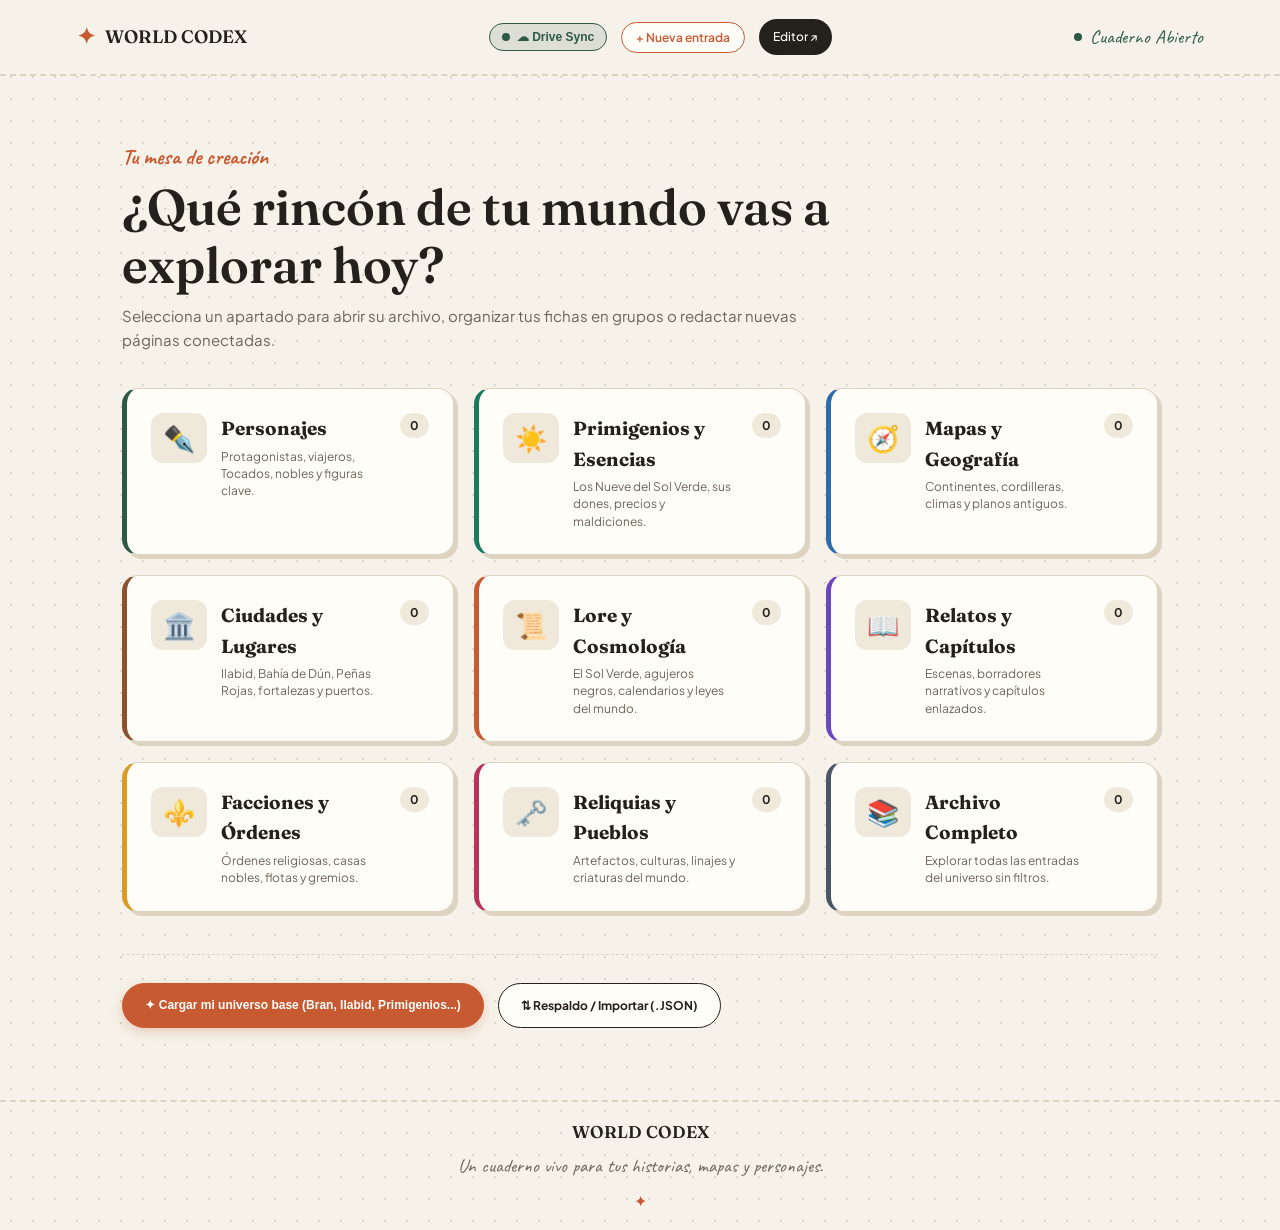
<file: index.html>
<!DOCTYPE html>
<html lang="es">
<head>
    <meta charset="UTF-8">
    <meta name="viewport" content="width=device-width, initial-scale=1.0">
    <title>World Codex | Cuaderno de Mundos e Historias</title>
    <link rel="stylesheet" href="style.css">
</head>
<body>

    <div class="app-container">

        <header class="navbar">
            <a href="index.html" class="brand">
                <span class="brand-icon">✦</span>
                <span>WORLD CODEX</span>
            </a>

            <nav class="nav-links">
                <div id="cloud-sync-widget" class="cloud-sync-widget"></div>
                <button type="button" id="global-new-entry-btn" class="nav-new-btn">+ Nueva entrada</button>
                <a href="admin.html" class="nav-admin-link">Editor ↗</a>
            </nav>

            <div class="career-status">
                <span class="status-dot"></span>
                Cuaderno Abierto
            </div>
        </header>

        <main>
            <section class="portal-section portal-standalone">
                <div class="portal-header">
                    <span class="section-overline">Tu mesa de creación</span>
                    <h1>¿Qué rincón de tu mundo vas a explorar hoy?</h1>
                    <p>Selecciona un apartado para abrir su archivo, organizar tus fichas en grupos o redactar nuevas páginas conectadas.</p>
                </div>

                <div class="portal-grid">
                    <a href="section.html?type=PERSONAJE" class="portal-card">
                        <span class="portal-icon">✒️</span>
                        <div class="portal-card-text">
                            <h3>Personajes</h3>
                            <p>Protagonistas, viajeros, Tocados, nobles y figuras clave.</p>
                        </div>
                        <span class="portal-count" id="count-PERSONAJE">0</span>
                    </a>

                    <a href="section.html?type=PRIMIGENIO" class="portal-card portal-card-cosmic">
                        <span class="portal-icon">☀️</span>
                        <div class="portal-card-text">
                            <h3>Primigenios y Esencias</h3>
                            <p>Los Nueve del Sol Verde, sus dones, precios y maldiciones.</p>
                        </div>
                        <span class="portal-count" id="count-PRIMIGENIO">0</span>
                    </a>

                    <a href="section.html?type=MAPA" class="portal-card">
                        <span class="portal-icon">🧭</span>
                        <div class="portal-card-text">
                            <h3>Mapas y Geografía</h3>
                            <p>Continentes, cordilleras, climas y planos antiguos.</p>
                        </div>
                        <span class="portal-count" id="count-MAPA">0</span>
                    </a>

                    <a href="section.html?type=CIUDAD" class="portal-card">
                        <span class="portal-icon">🏛️</span>
                        <div class="portal-card-text">
                            <h3>Ciudades y Lugares</h3>
                            <p>Ilabid, Bahía de Dún, Peñas Rojas, fortalezas y puertos.</p>
                        </div>
                        <span class="portal-count" id="count-CIUDAD">0</span>
                    </a>

                    <a href="section.html?type=LORE" class="portal-card">
                        <span class="portal-icon">📜</span>
                        <div class="portal-card-text">
                            <h3>Lore y Cosmología</h3>
                            <p>El Sol Verde, agujeros negros, calendarios y leyes del mundo.</p>
                        </div>
                        <span class="portal-count" id="count-LORE">0</span>
                    </a>

                    <a href="section.html?type=RELATO" class="portal-card">
                        <span class="portal-icon">📖</span>
                        <div class="portal-card-text">
                            <h3>Relatos y Capítulos</h3>
                            <p>Escenas, borradores narrativos y capítulos enlazados.</p>
                        </div>
                        <span class="portal-count" id="count-RELATO">0</span>
                    </a>

                    <a href="section.html?type=FACCION" class="portal-card">
                        <span class="portal-icon">⚜️</span>
                        <div class="portal-card-text">
                            <h3>Facciones y Órdenes</h3>
                            <p>Órdenes religiosas, casas nobles, flotas y gremios.</p>
                        </div>
                        <span class="portal-count" id="count-FACCION">0</span>
                    </a>

                    <a href="section.html?type=RELIQUIA" class="portal-card">
                        <span class="portal-icon">🗝️</span>
                        <div class="portal-card-text">
                            <h3>Reliquias y Pueblos</h3>
                            <p>Artefactos, culturas, linajes y criaturas del mundo.</p>
                        </div>
                        <span class="portal-count" id="count-RELIQUIA">0</span>
                    </a>

                    <a href="section.html?type=ALL" class="portal-card">
                        <span class="portal-icon">📚</span>
                        <div class="portal-card-text">
                            <h3>Archivo Completo</h3>
                            <p>Explorar todas las entradas del universo sin filtros.</p>
                        </div>
                        <span class="portal-count" id="count-ALL">0</span>
                    </a>
                </div>

                <!-- ACCIONES RÁPIDAS DEL PORTAL -->
                <div class="portal-footer-actions">
                    <button type="button" id="portal-demo-btn" class="primary-button">✦ Cargar mi universo base (Bran, Ilabid, Primigenios...)</button>
                    <a href="admin.html?tab=backup" class="secondary-button">⇅ Respaldo / Importar (.JSON)</a>
                </div>
            </section>
        </main>

        <div id="save-message" class="save-message" role="status" aria-live="polite"></div>

        <footer class="footer">
            <div class="footer-brand">WORLD CODEX</div>
            <p>Un cuaderno vivo para tus historias, mapas y personajes.</p>
            <span class="footer-symbol">✦</span>
        </footer>

    </div>

    <script src="apps-script-config.js"></script>
    <script src="script.js"></script>
</body>
</html>
</file>
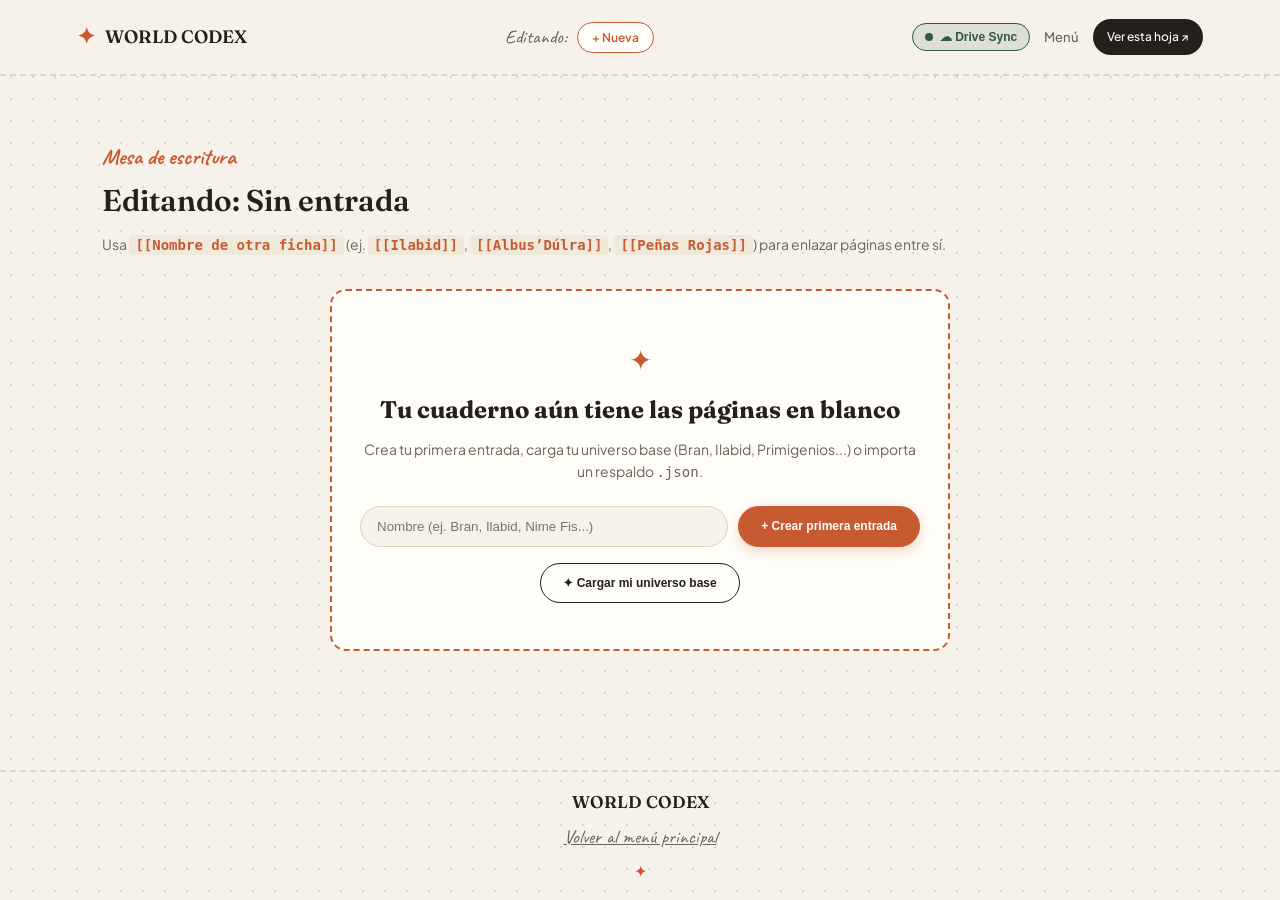
<file: admin.html>
<!DOCTYPE html>
<html lang="es">
<head>
    <meta charset="UTF-8">
    <meta name="viewport" content="width=device-width, initial-scale=1.0">
    <title>Editor de Cuaderno | World Codex</title>
    <link rel="stylesheet" href="style.css">
</head>
<body>

    <div class="app-container">

        <header class="navbar">
            <a href="index.html" class="brand">
                <span class="brand-icon">✦</span>
                <span>WORLD CODEX</span>
            </a>

            <div class="admin-player-switcher">
                <span class="switcher-label">Editando:</span>
                <select id="admin-entry-select" class="admin-header-select" aria-label="Seleccionar entrada"></select>
                <button type="button" id="admin-new-entry-btn" class="nav-new-btn">+ Nueva</button>
                <button type="button" id="admin-delete-all-btn" class="danger-button-sm">Borrar todo</button>
            </div>

            <nav class="nav-links">
                <div id="cloud-sync-widget" class="cloud-sync-widget"></div>
                <a href="index.html">Menú</a>
                <a href="entry.html" id="admin-view-sheet-link" class="nav-admin-link">Ver esta hoja ↗</a>
            </nav>
        </header>

        <main>
            <section class="admin-section">
                <div class="section-heading">
                    <span class="section-overline">Mesa de escritura</span>
                    <h2>Editando: <span id="admin-active-name">Sin entrada</span></h2>
                    <p>Usa <code>[[Nombre de otra ficha]]</code> (ej. <code>[[Ilabid]]</code>, <code>[[Albus’Dúlra]]</code>, <code>[[Peñas Rojas]]</code>) para enlazar páginas entre sí.</p>
                </div>

                <!-- ESTADO VACÍO -->
                <div id="admin-empty-state" class="empty-roster-menu" style="display: none;">
                    <span class="empty-icon">✦</span>
                    <h3>Tu cuaderno aún tiene las páginas en blanco</h3>
                    <p>Crea tu primera entrada, carga tu universo base (Bran, Ilabid, Primigenios...) o importa un respaldo <code>.json</code>.</p>
                    <form id="quick-create-form" class="quick-create-form">
                        <input type="text" id="quick-entry-name" placeholder="Nombre (ej. Bran, Ilabid, Nime Fis...)" required>
                        <button type="submit" class="primary-button">+ Crear primera entrada</button>
                    </form>
                    <div style="margin-top: 16px;">
                        <button type="button" id="admin-load-demo-btn" class="secondary-button">✦ Cargar mi universo base</button>
                    </div>
                </div>

                <!-- CONTENEDOR DE PESTAÑAS -->
                <div id="admin-forms-wrapper">

                    <div class="admin-tabs" role="tablist">
                        <button type="button" class="admin-tab-btn active" data-tab="tab-identity">1. Identidad, Esencia y Crónica</button>
                        <button type="button" class="admin-tab-btn" data-tab="tab-gallery">2. Mapas y Referencias</button>
                        <button type="button" class="admin-tab-btn" data-tab="tab-timeline">3. Cronología (Calendario)</button>
                        <button type="button" class="admin-tab-btn" data-tab="tab-honors">4. Títulos y Posesiones</button>
                        <button type="button" class="admin-tab-btn" data-tab="tab-backup">5. Respaldo (.JSON)</button>
                    </div>

                    <!-- PESTAÑA 1: IDENTIDAD, ESENCIA Y CRÓNICA -->
                    <div id="tab-identity" class="admin-tab-panel active">
                        <div class="admin-card">
                            <h3>Identidad, grupo, canon y conexiones</h3>
                            <form id="identity-form">
                                <div class="form-grid">
                                    <label>
                                        Sección / Categoría
                                        <select id="edit-type">
                                            <option value="PERSONAJE">Personaje</option>
                                            <option value="PRIMIGENIO">Primigenio / Esencia</option>
                                            <option value="MAPA">Mapa / Geografía</option>
                                            <option value="CIUDAD">Ciudad / Lugar</option>
                                            <option value="LORE">Lore / Cosmología</option>
                                            <option value="RELATO">Relato / Capítulo</option>
                                            <option value="FACCION">Facción / Orden</option>
                                            <option value="RELIQUIA">Reliquia / Pueblo</option>
                                        </select>
                                    </label>
                                    <label>
                                        Grupo / Carpeta dentro de la sección
                                        <input type="text" id="edit-group" list="existing-groups-datalist" placeholder="Ej. Protagonistas, Los Nueve, Continente Austral...">
                                        <datalist id="existing-groups-datalist"></datalist>
                                    </label>
                                    <label>
                                        Estado de Canon
                                        <select id="edit-canon">
                                            <option value="Canon Definitivo">✦ Canon Definitivo</option>
                                            <option value="Borrador / Explorando">✎ Borrador / Explorando</option>
                                            <option value="Mito / Versión Antigua">📜 Mito / Versión Antigua</option>
                                        </select>
                                    </label>
                                    <label>
                                        Nombre completo
                                        <input type="text" id="edit-name" required>
                                    </label>
                                    <label>
                                        Epíteto, título o lema
                                        <input type="text" id="edit-epithet" placeholder="Ej. El Sol Verde · Esencia de Vida y Naturaleza">
                                    </label>
                                    <label>
                                        Estado actual
                                        <input type="text" id="edit-status" placeholder="Ej. Vivo / Aprisionado en el Sol / Activa">
                                    </label>
                                    <label>
                                        Origen / Ubicación (usa [[Lugar]] para enlazar)
                                        <input type="text" id="edit-origin" placeholder="Ej. [[Peñas Rojas]] / [[Bahía de Dún]]">
                                    </label>
                                    <label>
                                        Rol / Arquetipo / Clasificación
                                        <input type="text" id="edit-role" placeholder="Ej. Carpintero naval / Teocracia">
                                    </label>
                                    <label>
                                        Facción / Lealtad (usa [[Facción]] para enlazar)
                                        <input type="text" id="edit-faction" placeholder="Ej. [[Ilabid]]">
                                    </label>
                                    <label>
                                        Esencia / Tocado por (usa [[Primigenio]])
                                        <input type="text" id="edit-essence" placeholder="Ej. [[Albus’Dúlra]], [[Nime Fis]] o Ninguna">
                                    </label>
                                    <label>
                                        Sello corto / Año / Código
                                        <input type="text" id="edit-era-code" maxlength="14" placeholder="Ej. IV Era / 1367">
                                    </label>
                                    <label>
                                        URL de imagen principal / mapa / retrato
                                        <input type="url" id="edit-portrait" placeholder="https://...">
                                    </label>
                                    <label>
                                        URL de emblema / símbolo (opcional)
                                        <input type="url" id="edit-emblem" placeholder="https://...">
                                    </label>
                                </div>

                                <div class="form-grid-single">
                                    <label>
                                        Descripción general / Don o atmósfera (puedes usar [[Enlaces]])
                                        <textarea id="edit-summary" rows="3" placeholder="Redacta su presencia, aspecto o el don que otorga esta Esencia..."></textarea>
                                    </label>
                                    <label>
                                        Historia, biografía, texto del relato o leyenda
                                        <textarea id="edit-history" rows="6" placeholder="Redacta su pasado, origen o el capítulo completo..."></textarea>
                                    </label>
                                    <label>
                                        Notas al margen / Precio de la magia / Dilemas filosóficos
                                        <textarea id="edit-notes" rows="3" placeholder="Ej. Pertenecer vs. perderse; estigma en Ilabid; preguntas abiertas..."></textarea>
                                    </label>
                                </div>

                                <button type="submit" class="admin-button">Guardar hoja</button>
                            </form>
                        </div>

                        <div class="admin-card">
                            <div style="display:flex; justify-content:space-between; align-items:center; flex-wrap:wrap; gap:12px; margin-bottom:14px;">
                                <h3 style="margin:0;">Atributos numéricos (Opcional)</h3>
                                <label style="display:flex; align-items:center; gap:8px; font-size:13px; font-weight:600; cursor:pointer;">
                                    <input type="checkbox" id="edit-show-attributes" style="width:auto;">
                                    Mostrar barras de atributos (0–100) en esta hoja
                                </label>
                            </div>
                            <p class="form-description">Actívalo para personajes, facciones o ciudades donde quieras medir capacidades; déjalo desactivado para relatos o mapas.</p>
                            <form id="attributes-form">
                                <div class="form-grid">
                                    <label>Nombre Atributo 1 <input type="text" id="attr-1-name" value="PODER / DEFENSA" required></label>
                                    <label>Valor Atributo 1 (0-100) <input type="number" id="attr-1-input" min="0" max="100" required></label>
                                    <label>Nombre Atributo 2 <input type="text" id="attr-2-name" value="INFLUENCIA POLÍTICA" required></label>
                                    <label>Valor Atributo 2 (0-100) <input type="number" id="attr-2-input" min="0" max="100" required></label>
                                    <label>Nombre Atributo 3 <input type="text" id="attr-3-name" value="SABER / ESTRATEGIA" required></label>
                                    <label>Valor Atributo 3 (0-100) <input type="number" id="attr-3-input" min="0" max="100" required></label>
                                    <label>Nombre Atributo 4 <input type="text" id="attr-4-name" value="AFINIDAD CÓSMICA" required></label>
                                    <label>Valor Atributo 4 (0-100) <input type="number" id="attr-4-input" min="0" max="100" required></label>
                                </div>
                                <button type="submit" class="admin-button">Guardar atributos</button>
                            </form>
                        </div>
                    </div>

                    <!-- PESTAÑA 2: GALERÍA DE MAPAS Y REFERENCIAS -->
                    <div id="tab-gallery" class="admin-tab-panel">
                        <div class="admin-card">
                            <h3>Pegar mapa o imagen de referencia al tablero</h3>
                            <p class="form-description">Ideal para subir tus mapas dibujados a mano (Continente Austral, Oriental, Occidental, Mapa antiguo) o bocetos.</p>
                            <form id="gallery-form">
                                <div class="form-grid">
                                    <label>Título de la referencia <input type="text" id="ref-title" placeholder="Ej. Continente Austral / Mapa antiguo" required></label>
                                    <label>
                                        Categoría visual
                                        <select id="ref-category">
                                            <option value="Mapa / Cartografía">Mapa / Cartografía</option>
                                            <option value="Retrato / Apariencia">Retrato / Apariencia</option>
                                            <option value="Arquitectura / Entorno">Arquitectura / Entorno</option>
                                            <option value="Cosmología / Sol Verde">Cosmología / Sol Verde</option>
                                            <option value="Vestimenta / Equipo">Vestimenta / Equipo</option>
                                        </select>
                                    </label>
                                    <label>Enlace URL (opcional si subes archivo) <input type="url" id="ref-url" placeholder="https://..."></label>
                                    <label>O subir archivo desde tu PC / Teléfono <input type="file" id="ref-file" accept="image/*"></label>
                                </div>
                                <div class="form-grid-single">
                                    <label>Nota o pie de foto <input type="text" id="ref-caption" placeholder="Detalles topográficos, climas o notas..."></label>
                                </div>
                                <button type="submit" class="admin-button">Añadir al tablero</button>
                            </form>

                            <div class="admin-managed-list-wrapper">
                                <h4>Referencias guardadas (<span id="admin-gallery-count">0</span>)</h4>
                                <div id="admin-gallery-list" class="admin-gallery-preview-grid"></div>
                            </div>
                        </div>
                    </div>

                    <!-- PESTAÑA 3: CRONOLOGÍA CON CALENDARIO DEL MUNDO -->
                    <div id="tab-timeline" class="admin-tab-panel">
                        <div class="admin-card">
                            <h3>Añadir suceso con el Calendario de 20 Meses</h3>

                            <!-- CONSTRUCTOR DE FECHA DEL MUNDO -->
                            <div class="calendar-builder-box">
                                <span class="lore-tag">CONSTRUCTOR DE FECHA DEL MUNDO (360 DÍAS · 2 CICLOS DE 9 DÍAS)</span>
                                <div class="calendar-builder-grid">
                                    <select id="cal-day" aria-label="Día del ciclo">
                                        <option value="Comrád">1. Comrád (Lealtad y Unión)</option>
                                        <option value="Aislings">2. Aislings (Silencio y Sueños)</option>
                                        <option value="Bheatha" selected>3. Bheatha (Naturaleza y Vida)</option>
                                        <option value="Comarbae">4. Comarbae (Justicia y Fuerza)</option>
                                        <option value="Cathair">5. Cathair (Fortaleza y Pasión)</option>
                                        <option value="Suaimneas">6. Suaimneas (Serenidad y Amor)</option>
                                        <option value="Ocras">7. Ocras (Lucha y Valía)</option>
                                        <option value="Grian">8. Grian (Luz y Conocimiento)</option>
                                        <option value="Uisce">9. Uisce (Abismo y Oscuridad)</option>
                                    </select>

                                    <select id="cal-cycle" aria-label="Ciclo">
                                        <option value="I Ciclo">I Ciclo (Días 1-9)</option>
                                        <option value="II Ciclo">II Ciclo (Días 10-18)</option>
                                    </select>

                                    <select id="cal-month" aria-label="Mes">
                                        <option value="Dílse">1. Dílse (Lealtad)</option>
                                        <option value="Tathlum">2. Tathlum (Silencio)</option>
                                        <option value="Dúthaig">3. Dúthaig (Naturaleza)</option>
                                        <option value="Coire">4. Coire (Justicia)</option>
                                        <option value="Dún">5. Dún (Fortaleza)</option>
                                        <option value="Réidh">6. Réidh (Serenidad)</option>
                                        <option value="Troith">7. Troith (Lucha)</option>
                                        <option value="Solus">8. Solus (Luz)</option>
                                        <option value="Biorán" selected>9. Biorán (Abismo)</option>
                                        <option value="Comhlanm">10. Comhlanm (Unión)</option>
                                        <option value="Brionglóid">11. Brionglóid (Sueños)</option>
                                        <option value="Mealladh">12. Mealladh (Fascinación)</option>
                                        <option value="Neart’Cóir">13. Neart’Cóir (Fuerza Equitativa)</option>
                                        <option value="Grá’teann">14. Grá’teann (Pasión Ardiente)</option>
                                        <option value="Grá’Gansrianta">15. Grá’Gansrianta (Amor Incondicional)</option>
                                        <option value="Luach’Féin">16. Luach’Féin (Darse Valía)</option>
                                        <option value="Eolas Neamhchúla">17. Eolas (Conocimiento Celestial)</option>
                                        <option value="Dorchadas">18. Dorchadas (Oscuridad)</option>
                                        <option value="Grian’uaine">19. Grian’uaine (Sol Verde)</option>
                                        <option value="Glasghorm">20. Glasghorm (VerdeLuz)</option>
                                    </select>

                                    <input type="text" id="cal-year" value="1367" placeholder="Año (ej. 1367)">
                                    <input type="text" id="cal-era" value="Cuarta Era" placeholder="Era (ej. Cuarta Era)">
                                    <button type="button" id="apply-world-date-btn" class="secondary-button">↓ Usar esta fecha</button>
                                </div>
                            </div>

                            <form id="timeline-form">
                                <div class="form-grid">
                                    <label>Fecha del mundo (generada o escrita) <input type="text" id="event-year" placeholder="Ej. Bheatha I Ciclo, Biorán, 1367. Cuarta Era" required></label>
                                    <label>Título del suceso <input type="text" id="event-title" placeholder="Ej. Desembarco en Bahía de Dún" required></label>
                                    <label>Lugar (usa [[Lugar]] para enlazar) <input type="text" id="event-location" placeholder="Ej. [[Bahía de Dún]]" required></label>
                                    <label>
                                        Tipo de hito
                                        <select id="event-impact">
                                            <option value="Evento Narrativo">Evento Narrativo</option>
                                            <option value="Hito Cósmico">Hito Cósmico</option>
                                            <option value="Gran Guerra / Batalla">Gran Guerra / Batalla</option>
                                            <option value="Fundación / Tratado">Fundación / Tratado</option>
                                            <option value="Despertar de Esencia">Despertar de Esencia</option>
                                        </select>
                                    </label>
                                </div>
                                <div class="form-grid-single">
                                    <label>Lo que ocurrió (puedes usar [[Enlaces]]) <textarea id="event-desc" rows="3" required></textarea></label>
                                </div>
                                <button type="submit" class="admin-button">Añadir a la cronología</button>
                            </form>

                            <div class="admin-managed-list-wrapper">
                                <h4>Eventos registrados (<span id="admin-timeline-count">0</span>)</h4>
                                <div id="admin-timeline-list" class="admin-managed-list"></div>
                            </div>
                        </div>
                    </div>

                    <!-- PESTAÑA 4: TÍTULOS Y POSESIONES -->
                    <div id="tab-honors" class="admin-tab-panel">
                        <div class="admin-card">
                            <h3>Añadir título, hazaña o posesión</h3>
                            <form id="honor-form">
                                <div class="form-grid">
                                    <label>Nombre del título / hazaña / objeto <input type="text" id="honor-name" required></label>
                                    <label>Año o Era <input type="text" id="honor-year" required></label>
                                    <label>Contexto / Reino (usa [[Nombre]]) <input type="text" id="honor-context" required></label>
                                    <label>URL de icono (opcional) <input type="url" id="honor-image" placeholder="https://..."></label>
                                </div>
                                <button type="submit" class="admin-button">Añadir registro</button>
                            </form>

                            <div class="admin-managed-list-wrapper">
                                <h4>Registros guardados (<span id="admin-honors-count">0</span>)</h4>
                                <div id="admin-honors-list" class="admin-managed-list"></div>
                            </div>
                        </div>
                    </div>

                    <!-- PESTAÑA 5: RESPALDO -->
                    <div id="tab-backup" class="admin-tab-panel">
                        <div class="admin-card backup-card">
                            <h3>Respaldo y sincronización (.JSON)</h3>
                            <p class="form-description">Descarga todo tu compendio en un archivo <code>.json</code> para guardarlo en tu carpeta de Google Drive o cargarlo en otro dispositivo.</p>
                            <div class="admin-form-actions">
                                <button type="button" id="export-data-btn" class="admin-button">↓ Exportar compendio (.JSON)</button>
                                <button type="button" id="import-data-btn" class="secondary-button">↑ Importar compendio (.JSON)</button>
                                <button type="button" id="tab-load-demo-btn" class="secondary-button">✦ Cargar mi universo base</button>
                                <input type="file" id="import-file-input" accept=".json,application/json" hidden>
                            </div>
                        </div>
                    </div>

                </div>
            </section>
        </main>

        <div id="save-message" class="save-message" role="status" aria-live="polite"></div>

        <footer class="footer">
            <div class="footer-brand">WORLD CODEX</div>
            <p><a href="index.html" style="text-decoration: underline;">Volver al menú principal</a></p>
            <span class="footer-symbol">✦</span>
        </footer>

    </div>

    <script src="apps-script-config.js"></script>
    <script src="script.js"></script>
</body>
</html>
</file>
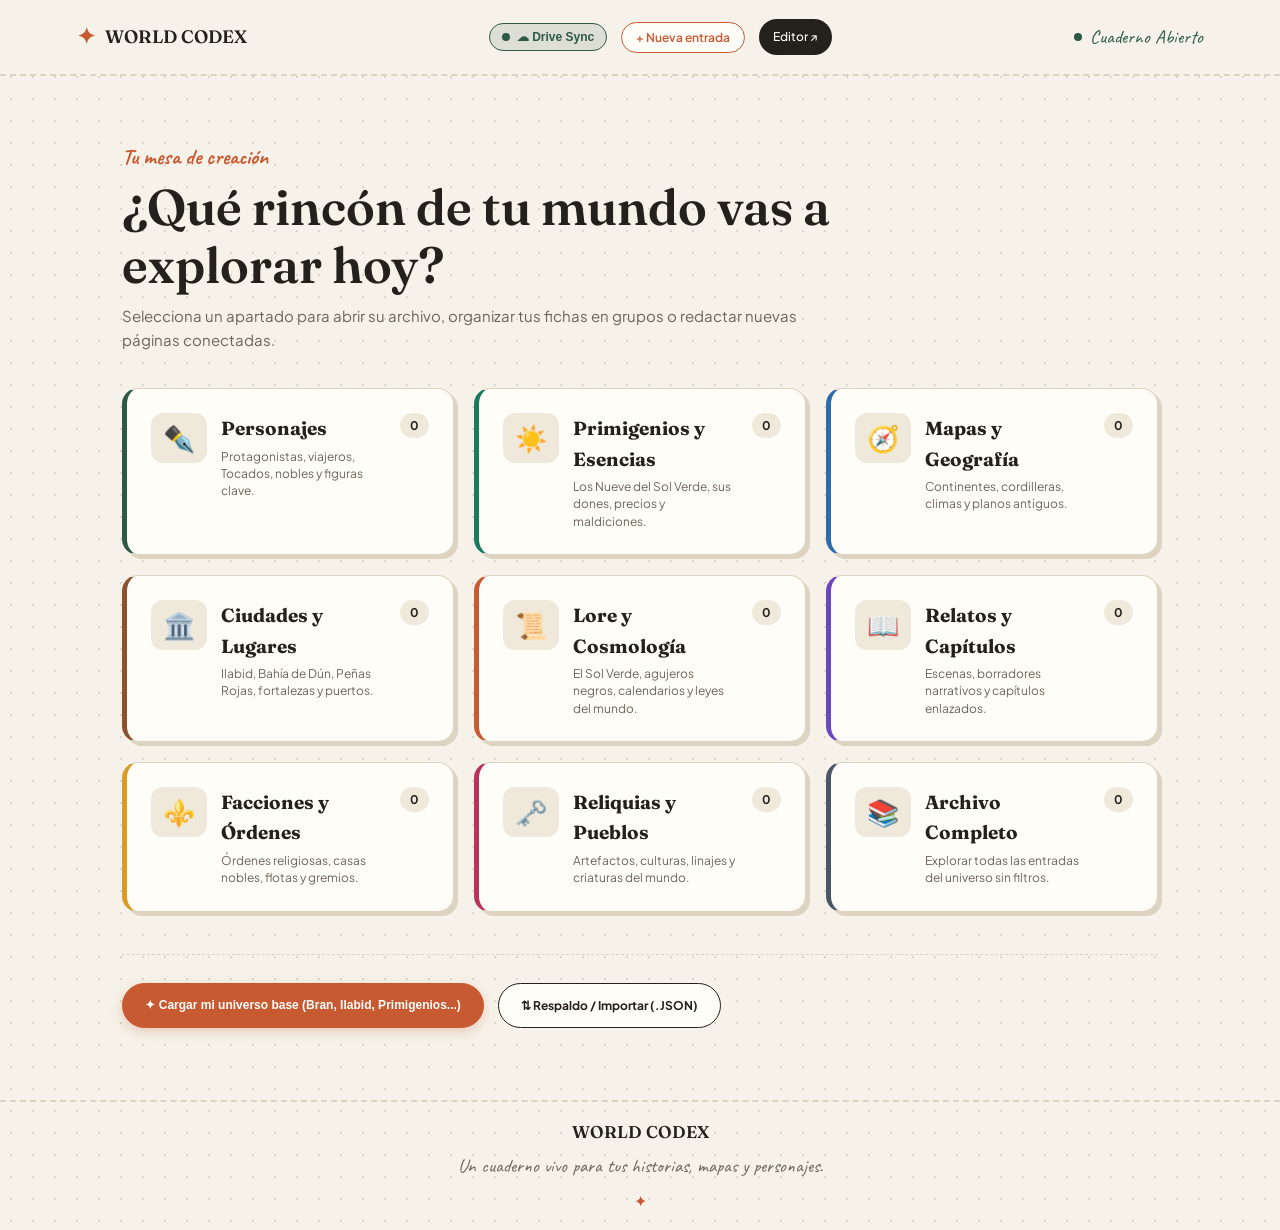
<file: entry.html>
<!DOCTYPE html>
<html lang="es">
<head>
    <meta charset="UTF-8">
    <meta name="viewport" content="width=device-width, initial-scale=1.0">
    <title>Ficha | World Codex</title>
    <link rel="stylesheet" href="style.css">
</head>
<body>

    <div class="app-container">

        <header class="navbar">
            <a href="index.html" class="brand">
                <span class="brand-icon">✦</span>
                <span>WORLD CODEX</span>
            </a>

            <nav class="nav-links">
                <div id="cloud-sync-widget" class="cloud-sync-widget"></div>
                <a href="index.html">Menú</a>
                <a href="section.html?type=PERSONAJE" id="back-to-section-link">← Volver a la sección</a>
                <a href="#lore">Crónica</a>
                <a href="#gallery">Referencias</a>
                <a href="#timeline">Eras</a>
                <a href="admin.html" id="nav-edit-this-link" class="nav-admin-link">✎ Editar hoja</a>
            </nav>
        </header>

        <main>

            <!-- PRESENTACIÓN DE LA FICHA -->
            <section class="hero" id="overview">
                <div class="hero-layout">
                    <div class="hero-content">

                        <div class="hero-top-meta">
                            <span class="hero-label" id="entry-type-label">PERSONAJE</span>
                            <span class="group-pill" id="entry-group-badge">🗂 General</span>
                            <span class="canon-pill" id="entry-canon-badge">✦ Canon Definitivo</span>
                            <span class="career-status-pill" id="entry-status-badge">Activo</span>
                        </div>

                        <h1 id="entry-name">Nombre de la entrada</h1>

                        <p class="hero-subtitle" id="entry-epithet">Epíteto o lema</p>

                        <!-- RUTA DE HITOS / UBICACIONES -->
                        <div class="club-journey-bar" id="journey-bar" style="display: none;">
                            <span class="journey-label">RECORRIDO:</span>
                            <div class="journey-clubs" id="journey-list"></div>
                        </div>

                        <div class="player-details">
                            <div class="detail">
                                <span class="detail-label" id="meta-1-label">ORIGEN / REGIÓN</span>
                                <span class="detail-value" id="entry-origin">—</span>
                            </div>

                            <div class="detail">
                                <span class="detail-label" id="meta-2-label">ROL / ARQUETIPO</span>
                                <span class="detail-value" id="entry-role">—</span>
                            </div>

                            <div class="detail">
                                <span class="detail-label" id="meta-3-label">FACCIÓN / LEALTAD</span>
                                <div class="club-badge-wrapper">
                                    <img id="entry-emblem" src="" alt="Emblema" class="club-logo">
                                    <span class="detail-value" id="entry-faction">—</span>
                                </div>
                            </div>

                            <div class="detail">
                                <span class="detail-label" id="meta-4-label">ESENCIA / TOCADO POR</span>
                                <span class="detail-value" id="entry-essence">—</span>
                            </div>
                        </div>

                        <div class="hero-buttons">
                            <a href="admin.html" id="hero-edit-btn" class="primary-button">✎ Editar esta hoja</a>
                            <a href="#gallery" class="secondary-button">Ver referencias</a>
                            <a href="section.html" id="hero-back-section-btn" class="secondary-button">← Ver todos en esta sección</a>
                        </div>

                    </div>

                    <!-- RETRATO / MAPA PRINCIPAL -->
                    <div class="hero-portrait-frame">
                        <div class="portrait-inner">
                            <img id="entry-portrait" src="" alt="Imagen principal" class="player-portrait-img">
                            <span class="portrait-corner-number" id="portrait-code-tag">✦</span>
                        </div>
                    </div>
                </div>

                <div class="hero-number" id="hero-watermark">✦</div>
            </section>

            <!-- CRÓNICA Y ENLACES INTERNOS [[Nombre]] -->
            <section class="lore-section" id="lore">
                <div class="section-heading">
                    <span class="section-overline">Páginas de historia</span>
                    <h2>Crónica y Trasfondo</h2>
                    <p>Haz clic en los enlaces resaltados para saltar directamente a la página de otro personaje, Primigenio, ciudad o mapa.</p>
                </div>

                <div class="lore-grid">
                    <article class="lore-card lore-card-wide">
                        <span class="lore-tag" id="prose-1-tag">DESCRIPCIÓN Y PRESENCIA</span>
                        <h3 id="prose-1-title">Aspecto, atmósfera y rasgos clave</h3>
                        <div id="entry-summary" class="lore-prose">Sin descripción registrada.</div>
                    </article>

                    <article class="lore-card">
                        <span class="lore-tag" id="prose-2-tag">HISTORIA Y ORÍGENES</span>
                        <h3 id="prose-2-title">Biografía, fundación o leyenda</h3>
                        <div id="entry-history" class="lore-prose">Sin historia registrada.</div>
                    </article>

                    <article class="lore-card lore-card-secret">
                        <span class="lore-tag" id="prose-3-tag">NOTAS AL MARGEN / DILEMAS</span>
                        <h3 id="prose-3-title">Conflictos, precios y secretos</h3>
                        <div id="entry-notes" class="lore-prose">Sin notas adicionales.</div>
                    </article>
                </div>
            </section>

            <!-- ATRIBUTOS (SOLO SE MUESTRAN SI ESTÁN ACTIVADOS EN LA FICHA) -->
            <section class="statistics-section" id="attributes" style="display: none;">
                <div class="section-heading">
                    <span class="section-overline">Rasgos e impacto</span>
                    <h2>Atributos</h2>
                </div>

                <div class="statistics-grid">
                    <div class="stat-card">
                        <span class="stat-icon">⚔</span>
                        <span class="stat-number" id="attr-1-val">50</span>
                        <span class="stat-label" id="attr-1-label">PODER / DEFENSA</span>
                    </div>
                    <div class="stat-card">
                        <span class="stat-icon">♛</span>
                        <span class="stat-number" id="attr-2-val">50</span>
                        <span class="stat-label" id="attr-2-label">INFLUENCIA POLÍTICA</span>
                    </div>
                    <div class="stat-card">
                        <span class="stat-icon">◈</span>
                        <span class="stat-number" id="attr-3-val">50</span>
                        <span class="stat-label" id="attr-3-label">SABER / ESTRATEGIA</span>
                    </div>
                    <div class="stat-card">
                        <span class="stat-icon">❖</span>
                        <span class="stat-number" id="attr-4-val">50</span>
                        <span class="stat-label" id="attr-4-label">RECURSOS / RIQUEZA</span>
                    </div>
                </div>

                <div class="chart-wrapper">
                    <div class="chart-header">
                        <h3>Balance de capacidades</h3>
                    </div>
                    <div class="attribute-bars-container" id="attribute-bars-container"></div>
                </div>
            </section>

            <!-- GALERÍA DE IMÁGENES DE REFERENCIA -->
            <section class="gallery-section" id="gallery">
                <div class="section-heading">
                    <span class="section-overline">Tablero de inspiración</span>
                    <h2>Galería de Referencias</h2>
                    <p>Mapas dibujados a mano, bocetos, vestimenta o retratos. Haz clic en cualquier imagen para ampliarla.</p>
                </div>

                <div id="gallery-container" class="gallery-grid"></div>
            </section>

            <!-- CRONOLOGÍA -->
            <section class="career-section" id="timeline">
                <div class="section-heading">
                    <span class="section-overline">Línea del tiempo (Calendario de 20 meses)</span>
                    <h2>Cronología y Etapas</h2>
                </div>

                <div id="timeline-container" class="season-container"></div>
            </section>

            <!-- TÍTULOS Y POSESIONES -->
            <section id="honors" class="trophies-section">
                <div class="section-heading">
                    <span class="section-overline">Colección y legado</span>
                    <h2>Títulos, Hazañas y Posesiones</h2>
                </div>

                <div id="honors-container" class="trophy-container"></div>
            </section>

        </main>

        <!-- LIGHTBOX -->
        <div id="lightbox-modal" class="modal-backdrop" aria-hidden="true">
            <div class="lightbox-content">
                <button type="button" id="close-lightbox-btn" class="modal-close-btn lightbox-close" aria-label="Cerrar">✕</button>
                <img id="lightbox-img" src="" alt="Vista ampliada">
                <div class="lightbox-caption">
                    <h4 id="lightbox-title"></h4>
                    <p id="lightbox-desc"></p>
                </div>
            </div>
        </div>

        <div id="save-message" class="save-message" role="status" aria-live="polite"></div>

        <footer class="footer">
            <div class="footer-brand">WORLD CODEX</div>
            <p><a href="index.html" style="text-decoration: underline;">Volver al menú principal</a></p>
            <span class="footer-symbol">✦</span>
        </footer>

    </div>

    <script src="apps-script-config.js"></script>
    <script src="script.js"></script>
</body>
</html>
</file>
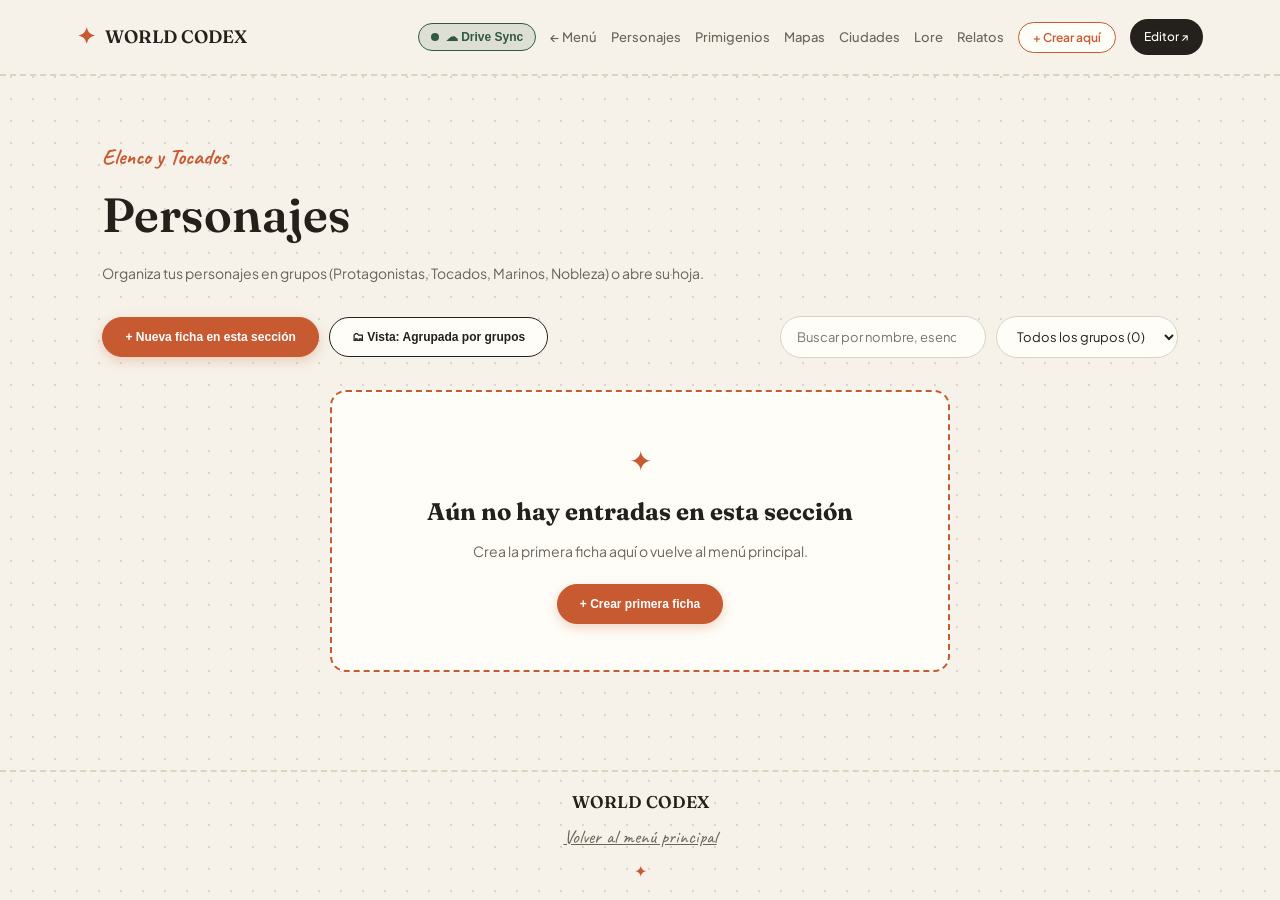
<file: section.html>
<!DOCTYPE html>
<html lang="es">
<head>
    <meta charset="UTF-8">
    <meta name="viewport" content="width=device-width, initial-scale=1.0">
    <title>Sección | World Codex</title>
    <link rel="stylesheet" href="style.css">
</head>
<body>

    <div class="app-container">

        <header class="navbar">
            <a href="index.html" class="brand">
                <span class="brand-icon">✦</span>
                <span>WORLD CODEX</span>
            </a>

            <nav class="nav-links">
                <div id="cloud-sync-widget" class="cloud-sync-widget"></div>
                <a href="index.html">← Menú</a>
                <a href="section.html?type=PERSONAJE">Personajes</a>
                <a href="section.html?type=PRIMIGENIO">Primigenios</a>
                <a href="section.html?type=MAPA">Mapas</a>
                <a href="section.html?type=CIUDAD">Ciudades</a>
                <a href="section.html?type=LORE">Lore</a>
                <a href="section.html?type=RELATO">Relatos</a>
                <button type="button" id="section-new-btn" class="nav-new-btn">+ Crear aquí</button>
                <a href="admin.html" class="nav-admin-link">Editor ↗</a>
            </nav>
        </header>

        <main>
            <section class="players-section">
                <div class="section-heading">
                    <span class="section-overline" id="section-overline">Apartado del cuaderno</span>
                    <h1 id="section-title" class="section-page-title">Personajes</h1>
                    <p id="section-subtitle">Organiza tus entradas en grupos personalizados o ábrelas para leer su crónica.</p>
                </div>

                <div class="roster-toolbar">
                    <div class="players-actions">
                        <button id="section-create-main-btn" class="primary-button" type="button">+ Nueva ficha en esta sección</button>
                        <button id="toggle-group-view-btn" class="secondary-button" type="button">🗂 Vista: Agrupada por grupos</button>
                    </div>

                    <div class="roster-filters">
                        <input type="search" id="section-search-input" class="roster-search-input" placeholder="Buscar por nombre, esencia, lugar o grupo...">
                        <select id="section-group-filter" class="roster-filter-select" aria-label="Filtrar por grupo">
                            <option value="ALL">Todos los grupos</option>
                        </select>
                    </div>
                </div>

                <div id="section-entries-container"></div>

                <!-- COMPARATIVA (SOLO EN PERSONAJES Y FACCIONES) -->
                <div class="comparison-panel" id="comparison-panel" style="display: none;">
                    <div class="comparison-header">
                        <div>
                            <span class="section-overline">Contraste creativo</span>
                            <h3>Comparar cara a cara</h3>
                        </div>
                        <div class="comparison-selectors">
                            <select id="compare-entry-a" class="admin-header-select" aria-label="Entrada A"></select>
                            <span class="vs-badge">vs</span>
                            <select id="compare-entry-b" class="admin-header-select" aria-label="Entrada B"></select>
                        </div>
                    </div>
                    <div id="comparison-results" class="comparison-results"></div>
                </div>
            </section>
        </main>

        <div id="save-message" class="save-message" role="status" aria-live="polite"></div>

        <footer class="footer">
            <div class="footer-brand">WORLD CODEX</div>
            <p><a href="index.html" style="text-decoration: underline;">Volver al menú principal</a></p>
            <span class="footer-symbol">✦</span>
        </footer>

    </div>

    <script src="apps-script-config.js"></script>
    <script src="script.js"></script>
</body>
</html>
</file>
<file: style.css>
/* =========================================
   WORLD CODEX — MULTIPAGE FIELD NOTEBOOK
========================================= */

@import url('https://fonts.googleapis.com/css2?family=Caveat:wght@500;700&family=Fraunces:ital,opsz,wght@0,9..144,400;0,9..144,600;1,9..144,400&family=Plus+Jakarta+Sans:wght@400;500;600;700&display=swap');

:root {
    --bg-paper: #f6f2e9;
    --bg-dot: rgba(44, 39, 32, 0.14);
    --surface: #fffdf8;
    --surface-alt: #efe9dc;
    --ink: #24201b;
    --muted: #6c6459;
    --accent: #c85a32;
    --accent-soft: #f5dfd5;
    --forest: #2e5a44;
    --ochre: #d99b26;
    --border: #dcd3c1;
    --shadow-soft: 0 8px 24px rgba(36, 32, 27, 0.06);
    --shadow-card: 4px 4px 0px #dcd3c1;
}

* { margin: 0; padding: 0; box-sizing: border-box; }
html { scroll-behavior: smooth; }

body {
    background-color: var(--bg-paper);
    background-image: radial-gradient(var(--bg-dot) 1.2px, transparent 1.2px);
    background-size: 22px 22px;
    color: var(--ink);
    font-family: 'Plus Jakarta Sans', sans-serif;
    line-height: 1.6;
}

a { text-decoration: none; color: inherit; }
.app-container { width: 100%; min-height: 100vh; display: flex; flex-direction: column; }
main { flex: 1; }

/* WIKI LINKS */
.wiki-link {
    display: inline-flex;
    align-items: center;
    gap: 3px;
    color: var(--accent);
    background: var(--accent-soft);
    border-bottom: 1.5px solid var(--accent);
    padding: 0 6px;
    border-radius: 5px;
    font-weight: 600;
    cursor: pointer;
    transition: all 0.18s ease;
    font-family: inherit;
    font-size: inherit;
}
.wiki-link:hover { background: var(--accent); color: #ffffff; transform: translateY(-1px); }
.wiki-link-new { color: var(--forest); background: rgba(46, 90, 68, 0.1); border-bottom: 1.5px dashed var(--forest); }
.wiki-link-new:hover { background: var(--forest); color: #ffffff; }

/* NAVIGATION */
.navbar {
    min-height: 76px;
    padding: 12px 6%;
    display: flex;
    align-items: center;
    justify-content: space-between;
    border-bottom: 2px dashed var(--border);
    background: rgba(246, 242, 233, 0.95);
    backdrop-filter: blur(6px);
    position: sticky;
    top: 0;
    z-index: 100;
}
.brand { display: flex; align-items: center; gap: 10px; font-family: 'Fraunces', serif; font-size: 18px; font-weight: 600; color: var(--ink); }
.brand-icon { color: var(--accent); font-size: 22px; }
.nav-links { display: flex; gap: 14px; align-items: center; flex-wrap: wrap; }
.nav-links a { color: var(--muted); font-size: 13px; font-weight: 500; transition: 0.2s; }
.nav-links a:hover { color: var(--accent); }
.career-status { display: flex; align-items: center; gap: 8px; font-family: 'Caveat', cursive; font-size: 19px; color: var(--forest); }
.status-dot { width: 8px; height: 8px; border-radius: 50%; background: var(--forest); }

.admin-player-switcher { display: flex; align-items: center; gap: 10px; flex-wrap: wrap; }
.switcher-label { font-family: 'Caveat', cursive; font-size: 19px; color: var(--muted); }
.admin-header-select {
    background: var(--surface); color: var(--ink); border: 1.5px solid var(--ink);
    padding: 8px 14px; border-radius: 10px; font-family: 'Plus Jakarta Sans', sans-serif;
    font-size: 13px; font-weight: 600; cursor: pointer; outline: none; max-width: 240px;
}

.nav-admin-link { background: var(--ink); color: var(--surface) !important; padding: 8px 14px; border-radius: 999px; font-size: 12px !important; font-weight: 600; }
.nav-admin-link:hover { background: var(--accent); color: #fff !important; }
.nav-new-btn {
    background: var(--surface); color: var(--accent); border: 1.5px solid var(--accent);
    padding: 7px 14px; border-radius: 999px; font-family: 'Plus Jakarta Sans', sans-serif;
    font-size: 12px; font-weight: 600; cursor: pointer; transition: 0.2s;
}
.nav-new-btn:hover { background: var(--accent); color: #fff; }

/* PORTAL DE ENTRADA */
.portal-section { padding: 64px 8% 72px 8%; }
.portal-standalone { max-width: 1240px; margin: 0 auto; }
.portal-header { max-width: 720px; margin-bottom: 36px; }
.portal-header h1 { font-family: 'Fraunces', serif; font-size: clamp(30px, 4.4vw, 50px); font-weight: 600; line-height: 1.15; color: var(--ink); margin-top: 4px; }
.portal-header p { margin-top: 10px; color: var(--muted); font-size: 15px; }

.portal-grid {
    display: grid;
    grid-template-columns: repeat(auto-fit, minmax(260px, 1fr));
    gap: 20px;
}

.portal-card {
    background: var(--surface);
    border: 1.5px solid var(--border);
    border-left: 5px solid var(--accent);
    border-radius: 16px;
    padding: 24px;
    display: flex;
    align-items: flex-start;
    gap: 14px;
    cursor: pointer;
    box-shadow: var(--shadow-card);
    transition: all 0.22s ease;
    position: relative;
}
.portal-card:hover { transform: translateY(-4px); border-color: var(--accent); background: #fffaf4; }
.portal-card-cosmic { border-left: 5px solid var(--forest); }

/* Línea de color distinta por cada tarjeta del portal */
.portal-grid .portal-card:nth-child(1) { border-left: 5px solid #2e5a44; } /* Verde bosque */
.portal-grid .portal-card:nth-child(2) { border-left: 5px solid #1b7a5e; } /* Esmeralda */
.portal-grid .portal-card:nth-child(3) { border-left: 5px solid #2b6cb0; } /* Azul profundo */
.portal-grid .portal-card:nth-child(4) { border-left: 5px solid #8c5230; } /* Tierra / bronce */
.portal-grid .portal-card:nth-child(5) { border-left: 5px solid #c85a32; } /* Terracota / acento */
.portal-grid .portal-card:nth-child(6) { border-left: 5px solid #6b46c1; } /* Violeta / tinta */
.portal-grid .portal-card:nth-child(7) { border-left: 5px solid #d99b26; } /* Ocre / dorado */
.portal-grid .portal-card:nth-child(8) { border-left: 5px solid #b8325a; } /* Carmesí */
.portal-grid .portal-card:nth-child(9) { border-left: 5px solid #4a5568; } /* Pizarra */

.portal-icon { font-size: 26px; line-height: 1; background: var(--surface-alt); padding: 12px; border-radius: 12px; flex-shrink: 0; }
.portal-card-text { flex: 1; }
.portal-card-text h3 { font-family: 'Fraunces', serif; font-size: 19px; color: var(--ink); margin-bottom: 4px; }
.portal-card-text p { font-size: 12px; color: var(--muted); line-height: 1.45; }
.portal-count { background: var(--surface-alt); color: var(--ink); font-size: 12px; font-weight: 700; padding: 3px 10px; border-radius: 999px; }
.portal-card:hover .portal-count { background: var(--accent); color: #fff; }

.portal-footer-actions {
    margin-top: 42px;
    padding-top: 28px;
    border-top: 1.5px dashed var(--border);
    display: flex;
    gap: 14px;
    flex-wrap: wrap;
}

/* SECTIONS & HEADINGS */
section:not(.hero):not(.portal-section) { padding: 64px 8%; }
.section-heading { margin-bottom: 32px; }
.section-overline { font-family: 'Caveat', cursive; font-size: 22px; color: var(--accent); font-weight: 700; display: block; }
.section-page-title { font-family: 'Fraunces', serif; font-size: clamp(32px, 4.5vw, 48px); font-weight: 600; color: var(--ink); margin-top: 2px; }
.section-heading h2 { margin-top: 2px; font-family: 'Fraunces', serif; font-size: 30px; font-weight: 600; color: var(--ink); }
.section-heading p { margin-top: 8px; color: var(--muted); font-size: 14px; }
.section-heading code { background: var(--surface-alt); padding: 2px 6px; border-radius: 4px; color: var(--accent); font-weight: 600; }

/* GRUPOS Y TARJETAS */
.roster-toolbar { display: flex; justify-content: space-between; align-items: center; flex-wrap: wrap; gap: 16px; margin-bottom: 32px; }
.players-actions, .roster-filters { display: flex; gap: 10px; flex-wrap: wrap; }

.roster-search-input, .roster-filter-select {
    background: var(--surface); border: 1.5px solid var(--border); color: var(--ink);
    padding: 11px 16px; border-radius: 999px; font-family: 'Plus Jakarta Sans', sans-serif; font-size: 13px; outline: none;
}
.roster-search-input:focus, .roster-filter-select:focus { border-color: var(--accent); }

.group-block {
    margin-bottom: 42px;
    padding: 26px;
    background: rgba(255, 253, 248, 0.65);
    border: 1.5px dashed var(--border);
    border-radius: 18px;
}

.group-block-header {
    display: flex;
    justify-content: space-between;
    align-items: center;
    flex-wrap: wrap;
    gap: 12px;
    margin-bottom: 20px;
    padding-bottom: 12px;
    border-bottom: 1.5px solid var(--border);
}

.group-block-title { display: flex; align-items: center; gap: 10px; font-family: 'Fraunces', serif; font-size: 22px; color: var(--ink); }
.group-count-badge { font-family: 'Plus Jakarta Sans', sans-serif; font-size: 12px; background: var(--forest); color: #fff; padding: 2px 10px; border-radius: 999px; }
.group-add-btn { background: var(--surface); border: 1px solid var(--border); color: var(--ink); padding: 6px 14px; border-radius: 999px; font-size: 12px; font-weight: 600; cursor: pointer; transition: 0.2s; }
.group-add-btn:hover { border-color: var(--accent); color: var(--accent); }

.players-container { display: grid; grid-template-columns: repeat(auto-fill, minmax(260px, 1fr)); gap: 20px; }

.player-roster-card {
    background: var(--surface);
    border: 1.5px solid var(--border);
    border-radius: 14px;
    padding: 20px;
    box-shadow: var(--shadow-card);
    transition: 0.25s;
    display: flex;
    flex-direction: column;
}
.player-roster-card:hover { transform: translateY(-4px); border-color: var(--accent); }

.roster-card-top { display: flex; gap: 14px; align-items: center; margin-bottom: 12px; }
.roster-mini-thumb { width: 54px; height: 54px; border-radius: 10px; object-fit: cover; border: 1px solid var(--border); background: var(--surface-alt); flex-shrink: 0; }
.roster-header { display: flex; justify-content: space-between; align-items: center; font-size: 11px; font-weight: 700; color: var(--forest); margin-bottom: 4px; gap: 8px; }
.player-roster-card h3 { font-family: 'Fraunces', serif; font-size: 19px; color: var(--ink); line-height: 1.2; }
.roster-meta { font-size: 12px; color: var(--muted); margin-bottom: 10px; }

.roster-tags-row { display: flex; gap: 6px; flex-wrap: wrap; margin-bottom: 14px; }
.roster-group-tag { display: inline-block; font-size: 11px; background: var(--surface-alt); color: var(--ink); padding: 2px 10px; border-radius: 999px; font-weight: 600; }
.roster-canon-tag { display: inline-block; font-size: 11px; background: #fcf6d8; color: #7a5c12; border: 1px solid #e3d38b; padding: 2px 9px; border-radius: 999px; font-weight: 600; }

.roster-actions { display: flex; align-items: center; gap: 8px; margin-top: auto; flex-wrap: wrap; }
.select-player-btn { background: var(--ink); color: #fff; border: none; padding: 7px 14px; border-radius: 999px; cursor: pointer; font-size: 12px; font-weight: 600; transition: 0.2s; }
.select-player-btn:hover { background: var(--accent); }
.move-group-btn { background: var(--surface-alt); color: var(--ink); border: 1px solid var(--border); padding: 7px 11px; border-radius: 999px; cursor: pointer; font-size: 11px; font-weight: 600; }
.move-group-btn:hover { border-color: var(--ink); }
.delete-player-btn { background: transparent; color: #b84438; border: 1px solid rgba(184, 68, 56, 0.35); padding: 6px 10px; border-radius: 999px; cursor: pointer; font-size: 11px; margin-left: auto; }
.delete-player-btn:hover { background: #b84438; color: white; }

/* HERO / FICHA INDIVIDUAL */
.hero { position: relative; overflow: hidden; display: flex; align-items: center; padding: 60px 8%; border-bottom: 2px dashed var(--border); }
.hero-layout { position: relative; z-index: 2; width: 100%; display: flex; align-items: center; justify-content: space-between; gap: 48px; }
.hero-content { max-width: 720px; flex: 1; }
.hero-top-meta { display: flex; align-items: center; gap: 10px; flex-wrap: wrap; margin-bottom: 16px; }
.hero-label { background: var(--forest); color: #fff; font-size: 11px; font-weight: 700; letter-spacing: 1.5px; padding: 5px 12px; border-radius: 999px; }
.group-pill { background: var(--surface-alt); color: var(--ink); border: 1px solid var(--border); font-size: 11px; font-weight: 700; padding: 4px 12px; border-radius: 999px; }
.canon-pill { background: #fcf6d8; color: #6e520f; border: 1px solid #d9c573; font-size: 11px; font-weight: 700; padding: 4px 12px; border-radius: 999px; }
.career-status-pill { font-family: 'Caveat', cursive; font-size: 19px; padding: 2px 14px; border-radius: 999px; border: 1.5px solid var(--accent); color: var(--accent); background: var(--accent-soft); font-weight: 700; }

.hero h1 { font-family: 'Fraunces', serif; font-size: clamp(36px, 5.2vw, 64px); font-weight: 600; line-height: 1.1; color: var(--ink); }
.hero-subtitle { margin-top: 10px; font-family: 'Caveat', cursive; font-size: 26px; color: var(--accent); }

.club-journey-bar {
    margin-top: 22px; padding: 12px 18px; background: var(--surface); border: 1.5px solid var(--border);
    border-left: 4px solid var(--ochre); border-radius: 12px; display: flex; align-items: center; gap: 12px; flex-wrap: wrap;
}
.journey-label { font-size: 11px; font-weight: 700; color: var(--muted); }
.journey-clubs { display: flex; align-items: center; gap: 8px; flex-wrap: wrap; font-size: 13px; font-weight: 600; }
.journey-arrow { color: var(--accent); font-weight: 700; }

.hero-portrait-frame {
    flex-shrink: 0; width: 280px; height: 350px; background: #ffffff; border: 1.5px solid var(--border);
    border-radius: 6px; padding: 14px 14px 44px 14px; box-shadow: 0 14px 30px rgba(36, 32, 27, 0.12);
    transform: rotate(2deg); transition: transform 0.3s ease; position: relative;
}
.hero-portrait-frame::before {
    content: ""; position: absolute; top: -12px; left: 50%; transform: translateX(-50%) rotate(-3deg);
    width: 90px; height: 24px; background: rgba(217, 155, 38, 0.35); z-index: 5;
}
.hero-portrait-frame:hover { transform: rotate(0deg) scale(1.02); }
.portrait-inner { position: relative; width: 100%; height: 100%; overflow: hidden; border-radius: 3px; background: var(--surface-alt); }
.player-portrait-img { width: 100%; height: 100%; object-fit: cover; }
.portrait-corner-number { position: absolute; bottom: -36px; right: 6px; font-family: 'Caveat', cursive; font-size: 22px; font-weight: 700; color: var(--muted); }

.player-details {
    display: grid; grid-template-columns: repeat(auto-fit, minmax(150px, 1fr)); gap: 16px; margin-top: 32px;
    background: var(--surface); padding: 18px 22px; border-radius: 14px; border: 1.5px solid var(--border); box-shadow: var(--shadow-card);
}
.detail { display: flex; flex-direction: column; gap: 4px; }
.detail-label { font-size: 10px; font-weight: 700; letter-spacing: 1px; color: var(--muted); }
.detail-value { font-size: 14px; font-weight: 600; color: var(--ink); }
.club-badge-wrapper { display: flex; align-items: center; gap: 8px; }
.club-logo { width: 22px; height: 22px; object-fit: contain; }

.hero-buttons { display: flex; gap: 12px; margin-top: 32px; flex-wrap: wrap; }
.primary-button, .secondary-button {
    padding: 12px 22px; font-size: 12px; font-weight: 700; border-radius: 999px; transition: 0.2s; cursor: pointer;
    display: inline-flex; align-items: center; justify-content: center;
}
.primary-button { background: var(--accent); color: #ffffff !important; border: 1.5px solid var(--accent); box-shadow: 0 4px 12px rgba(200, 90, 50, 0.25); }
.primary-button:hover { background: #b14b26; transform: translateY(-2px); }
.secondary-button { background: var(--surface); border: 1.5px solid var(--ink); color: var(--ink); }
.secondary-button:hover { background: var(--ink); color: var(--surface); }

.hero-number {
    position: absolute; right: 4%; bottom: -30px; font-family: 'Fraunces', serif;
    font-size: clamp(140px, 20vw, 280px); font-weight: 600; line-height: 1; color: rgba(36, 32, 27, 0.04); pointer-events: none;
}

/* LORE, ATTRIBUTES, GALLERY, TIMELINE, HONORS */
.lore-section, .statistics-section, .gallery-section, .career-section { border-bottom: 2px dashed var(--border); }
.lore-grid { display: grid; grid-template-columns: repeat(2, 1fr); gap: 24px; }
.lore-card { background: var(--surface); border: 1.5px solid var(--border); border-radius: 14px; padding: 30px; box-shadow: var(--shadow-card); }
.lore-card-wide { grid-column: 1 / -1; border-left: 5px solid var(--forest); }
.lore-card-secret { background: #fcf6d8; border: 1.5px solid #e3d38b; box-shadow: 4px 6px 0px #e3d38b; transform: rotate(-0.6deg); }
.lore-tag { font-size: 11px; font-weight: 700; letter-spacing: 1px; color: var(--accent); display: block; margin-bottom: 6px; }
.lore-card h3 { font-family: 'Fraunces', serif; font-size: 21px; color: var(--ink); margin-bottom: 14px; }
.lore-prose { color: #3a342c; font-size: 15px; line-height: 1.85; white-space: pre-line; }

.statistics-grid { display: grid; grid-template-columns: repeat(4, 1fr); gap: 18px; }
.stat-card { min-height: 165px; padding: 24px; display: flex; flex-direction: column; align-items: center; justify-content: center; background: var(--surface); border: 1.5px solid var(--border); border-radius: 14px; box-shadow: var(--shadow-card); }
.stat-icon { font-size: 22px; color: var(--accent); }
.stat-number { margin-top: 10px; font-family: 'Fraunces', serif; font-size: 38px; font-weight: 600; color: var(--ink); }
.stat-label { margin-top: 6px; font-size: 11px; font-weight: 700; letter-spacing: 1px; color: var(--muted); text-align: center; }

.chart-wrapper { margin-top: 34px; }
.chart-header h3 { font-family: 'Fraunces', serif; font-size: 21px; margin-bottom: 18px; }
.attribute-bars-container { background: var(--surface); border: 1.5px solid var(--border); border-radius: 14px; padding: 26px; display: flex; flex-direction: column; gap: 18px; box-shadow: var(--shadow-card); }
.attr-bar-row { display: flex; flex-direction: column; gap: 6px; }
.attr-bar-meta { display: flex; justify-content: space-between; font-size: 13px; font-weight: 600; }
.attr-bar-meta span:last-child { color: var(--accent); }
.attr-bar-track { width: 100%; height: 10px; background: var(--surface-alt); border-radius: 999px; overflow: hidden; }
.attr-bar-fill { height: 100%; background: linear-gradient(90deg, var(--ochre), var(--accent)); border-radius: 999px; transition: width 0.5s ease; }

.gallery-grid { display: grid; grid-template-columns: repeat(auto-fill, minmax(260px, 1fr)); gap: 24px; }
.gallery-card { background: #ffffff; border: 1.5px solid var(--border); border-radius: 8px; padding: 12px 12px 18px 12px; box-shadow: 0 10px 24px rgba(36, 32, 27, 0.08); display: flex; flex-direction: column; transition: 0.25s ease; }
.gallery-card:nth-child(odd) { transform: rotate(-0.8deg); }
.gallery-card:nth-child(even) { transform: rotate(0.8deg); }
.gallery-card:hover { transform: rotate(0deg) translateY(-5px); border-color: var(--accent); }
.gallery-img-wrapper { position: relative; width: 100%; height: 220px; background: var(--surface-alt); border-radius: 4px; cursor: zoom-in; overflow: hidden; }
.gallery-img-wrapper img { width: 100%; height: 100%; object-fit: cover; transition: transform 0.35s ease; }
.gallery-category-badge { position: absolute; top: 10px; left: 10px; background: var(--surface); border: 1px solid var(--ink); color: var(--ink); font-size: 11px; font-weight: 700; padding: 3px 10px; border-radius: 999px; }
.gallery-card-body { padding-top: 14px; display: flex; flex-direction: column; flex: 1; }
.gallery-card-body h3 { font-family: 'Fraunces', serif; font-size: 17px; color: var(--ink); margin-bottom: 4px; }
.gallery-card-body p { font-family: 'Caveat', cursive; font-size: 19px; color: var(--muted); line-height: 1.3; margin-bottom: 12px; flex: 1; }

.season-container { display: grid; grid-template-columns: repeat(auto-fit, minmax(280px, 1fr)); gap: 20px; }
.season-card { background: var(--surface); border: 1.5px solid var(--border); border-top: 4px solid var(--forest); border-radius: 12px; padding: 24px; box-shadow: var(--shadow-card); display: flex; flex-direction: column; }
.timeline-era-badge { font-family: 'Caveat', cursive; font-size: 20px; color: var(--accent); font-weight: 700; margin-bottom: 4px; }
.season-card h3 { font-family: 'Fraunces', serif; color: var(--ink); margin-bottom: 6px; font-size: 19px; }
.season-stats { color: var(--forest); font-size: 12px; font-weight: 600; margin-bottom: 12px; }
.timeline-desc { color: #3a342c; font-size: 14px; line-height: 1.65; margin-bottom: 16px; flex: 1; }

.trophy-container { display: grid; grid-template-columns: repeat(auto-fit, minmax(230px, 1fr)); gap: 20px; }
.trophy-card { position: relative; background: var(--surface); border: 1.5px solid var(--border); border-radius: 14px; padding: 24px; text-align: center; box-shadow: var(--shadow-card); display: flex; flex-direction: column; align-items: center; }
.trophy-image { width: 64px; height: 64px; object-fit: contain; margin-bottom: 12px; }
.trophy-card h3 { color: var(--ink); margin-bottom: 6px; font-family: 'Fraunces', serif; font-size: 18px; }
.trophy-years-list { font-family: 'Caveat', cursive; color: var(--accent); font-size: 20px; font-weight: 700; margin-bottom: 4px; }
.trophy-clubs-list { color: var(--muted); font-size: 13px; margin-bottom: 14px; }

.delete-trophy { background: transparent; color: #b84438; border: 1px solid rgba(184, 68, 56, 0.35); padding: 6px 14px; border-radius: 999px; cursor: pointer; font-size: 12px; transition: 0.2s; }
.delete-trophy:hover { background: #b84438; color: white; }

/* COMPARISON PANEL */
.comparison-panel { margin-top: 44px; background: var(--surface); border: 1.5px solid var(--border); border-radius: 16px; padding: 28px; box-shadow: var(--shadow-card); }
.comparison-header { display: flex; justify-content: space-between; align-items: center; flex-wrap: wrap; gap: 16px; margin-bottom: 20px; padding-bottom: 16px; border-bottom: 1.5px dashed var(--border); }
.comparison-header h3 { font-family: 'Fraunces', serif; font-size: 22px; }
.comparison-selectors { display: flex; align-items: center; gap: 10px; flex-wrap: wrap; }
.vs-badge { font-family: 'Caveat', cursive; font-weight: 700; color: var(--accent); font-size: 24px; }
.comparison-row { display: grid; grid-template-columns: 1fr 180px 1fr; align-items: center; padding: 12px; border-bottom: 1px solid var(--surface-alt); gap: 12px; }
.comp-val-left { text-align: right; font-family: 'Fraunces', serif; font-size: 20px; color: var(--muted); }
.comp-val-right { text-align: left; font-family: 'Fraunces', serif; font-size: 20px; color: var(--muted); }
.comp-winner { color: var(--accent); font-weight: 700; }
.comp-metric-name { text-align: center; font-size: 12px; font-weight: 600; color: var(--ink); }

/* ADMIN & CONSTRUCTOR DE CALENDARIO */
.calendar-builder-box {
    background: var(--bg-paper);
    border: 1.5px dashed var(--forest);
    border-radius: 12px;
    padding: 18px;
    margin-bottom: 22px;
}

.calendar-builder-grid {
    display: grid;
    grid-template-columns: repeat(auto-fit, minmax(160px, 1fr));
    gap: 10px;
    margin-top: 10px;
    align-items: center;
}

.calendar-builder-grid select,
.calendar-builder-grid input {
    padding: 10px 12px;
    background: var(--surface);
    border: 1.5px solid var(--border);
    border-radius: 8px;
    font-family: 'Plus Jakarta Sans', sans-serif;
    font-size: 13px;
    color: var(--ink);
}

.admin-tabs { display: flex; gap: 10px; flex-wrap: wrap; margin-bottom: 26px; }
.admin-tab-btn { background: var(--surface); color: var(--muted); border: 1.5px solid var(--border); padding: 10px 18px; border-radius: 999px; font-family: 'Plus Jakarta Sans', sans-serif; font-size: 13px; font-weight: 600; cursor: pointer; }
.admin-tab-btn.active { background: var(--ink); color: var(--surface); border-color: var(--ink); }
.admin-tab-panel { display: none; }
.admin-tab-panel.active { display: block; }
.admin-card { background: var(--surface); border: 1.5px solid var(--border); border-radius: 16px; padding: 32px; margin-bottom: 24px; box-shadow: var(--shadow-card); }
.admin-card h3 { font-family: 'Fraunces', serif; color: var(--ink); font-size: 22px; margin-bottom: 18px; }
.form-description { color: var(--muted); font-size: 13px; margin-top: -10px; margin-bottom: 20px; }
.form-grid { display: grid; grid-template-columns: repeat(2, minmax(0, 1fr)); gap: 18px; margin-bottom: 20px; }
.form-grid-single { display: flex; flex-direction: column; gap: 16px; margin-bottom: 22px; }
.form-grid label, .form-grid-single label { display: flex; flex-direction: column; gap: 6px; color: var(--ink); font-size: 13px; font-weight: 600; }
.form-grid input, .form-grid select, .form-grid-single input, .form-grid-single textarea { width: 100%; padding: 12px 14px; background: var(--bg-paper); border: 1.5px solid var(--border); color: var(--ink); border-radius: 10px; font-family: 'Plus Jakarta Sans', sans-serif; font-size: 14px; outline: none; }
.form-grid-single textarea { resize: vertical; line-height: 1.6; }
.admin-form-actions { display: flex; gap: 12px; flex-wrap: wrap; }
.admin-button { padding: 13px 24px; background: var(--accent); color: #fff; border: none; border-radius: 999px; cursor: pointer; font-size: 12px; font-weight: 700; }
.admin-managed-list-wrapper { margin-top: 28px; padding-top: 22px; border-top: 1.5px dashed var(--border); }
.admin-managed-list-wrapper h4 { font-size: 12px; letter-spacing: 1px; text-transform: uppercase; color: var(--forest); margin-bottom: 14px; }
.admin-managed-list { display: flex; flex-direction: column; gap: 10px; }
.admin-list-item { display: flex; justify-content: space-between; align-items: center; gap: 12px; flex-wrap: wrap; background: var(--bg-paper); border: 1px solid var(--border); padding: 12px 16px; border-radius: 10px; }
.admin-list-item-info strong { color: var(--ink); font-size: 14px; display: block; }
.admin-list-item-info span { color: var(--muted); font-size: 12px; }
.admin-gallery-preview-grid { display: grid; grid-template-columns: repeat(auto-fill, minmax(180px, 1fr)); gap: 14px; }
.admin-gallery-thumb { background: #fff; border: 1.5px solid var(--border); border-radius: 10px; overflow: hidden; display: flex; flex-direction: column; }
.admin-gallery-thumb img { width: 100%; height: 120px; object-fit: cover; }
.admin-gallery-thumb-info { padding: 10px; display: flex; flex-direction: column; gap: 6px; }
.danger-button-sm { background: transparent; color: #b84438; border: 1.5px solid rgba(184, 68, 56, 0.4); border-radius: 999px; padding: 7px 14px; font-size: 12px; cursor: pointer; font-weight: 600; }
.danger-button-sm:hover { background: #b84438; color: #fff; }

.empty-roster-menu { background: var(--surface); border: 2px dashed var(--accent); border-radius: 16px; padding: 46px 28px; text-align: center; max-width: 620px; margin: 10px auto; }
.empty-icon { display: block; font-size: 28px; color: var(--accent); margin-bottom: 10px; }
.empty-roster-menu h3 { font-family: 'Fraunces', serif; font-size: 24px; margin-bottom: 8px; }
.empty-roster-menu p { color: var(--muted); font-size: 14px; margin-bottom: 22px; }
.quick-create-form { display: flex; gap: 10px; justify-content: center; flex-wrap: wrap; }
.quick-create-form input { flex: 1; min-width: 240px; padding: 12px 16px; background: var(--bg-paper); border: 1.5px solid var(--border); border-radius: 999px; }

.modal-backdrop { position: fixed; inset: 0; background: rgba(36, 32, 27, 0.75); backdrop-filter: blur(4px); z-index: 10000; display: none; align-items: center; justify-content: center; padding: 20px; }
.modal-backdrop.open { display: flex; }
.lightbox-content { position: relative; max-width: 900px; width: 100%; background: var(--surface); border: 2px solid var(--ink); border-radius: 12px; overflow: hidden; }
.lightbox-close { position: absolute; top: 14px; right: 14px; background: var(--surface); border: 1.5px solid var(--ink); width: 36px; height: 36px; border-radius: 999px; cursor: pointer; z-index: 10; }
.lightbox-content img { width: 100%; max-height: 72vh; object-fit: contain; background: #1c1915; display: block; }
.lightbox-caption { padding: 18px 24px; border-top: 1.5px solid var(--border); }

.save-message { position: fixed; bottom: 24px; right: 24px; z-index: 9999; background: var(--ink); color: var(--surface); border-left: 5px solid var(--ochre); padding: 14px 22px; border-radius: 12px; font-size: 13px; font-weight: 600; opacity: 0; transform: translateY(18px); pointer-events: none; transition: 0.3s ease; }
.save-message.show { opacity: 1; transform: translateY(0); }
.save-message.toast-error { border-left-color: #d9534f; }

.footer { min-height: 130px; border-top: 2px dashed var(--border); display: flex; flex-direction: column; align-items: center; justify-content: center; gap: 6px; }
.footer-brand { font-family: 'Fraunces', serif; font-size: 17px; font-weight: 600; }
.footer p { font-family: 'Caveat', cursive; color: var(--muted); font-size: 19px; }
.footer-symbol { color: var(--accent); }

@media (max-width: 960px) {
    .hero-layout { flex-direction: column; align-items: flex-start; }
    .hero-portrait-frame { width: 230px; height: 290px; }
    .career-status, .switcher-label { display: none; }
    .statistics-grid, .lore-grid { grid-template-columns: 1fr; }
}
@media (max-width: 600px) {
    .navbar { height: auto; padding: 16px 5%; flex-direction: column; gap: 12px; position: static; }
    .nav-links { justify-content: center; }
    .form-grid { grid-template-columns: 1fr; }
}

/* =========================================
   SYNC WIDGET (GOOGLE APPS SCRIPT)
========================================= */

.cloud-sync-widget {
    display: inline-flex;
    align-items: center;
    gap: 8px;
}

.cloud-status-pill {
    display: inline-flex;
    align-items: center;
    gap: 7px;
    background: rgba(46, 90, 68, 0.12);
    border: 1.5px solid var(--forest);
    color: var(--forest);
    padding: 6px 12px;
    border-radius: 999px;
    font-size: 12px;
    font-weight: 700;
    cursor: pointer;
    transition: 0.2s;
}

.cloud-status-pill:hover {
    background: var(--forest);
    color: #ffffff;
}

.cloud-dot {
    width: 8px;
    height: 8px;
    border-radius: 50%;
    background: var(--forest);
}

.cloud-dot.syncing {
    background: var(--ochre);
    animation: pulseSync 1s infinite alternate;
}

@keyframes pulseSync {
    from { opacity: 0.4; transform: scale(0.85); }
    to { opacity: 1; transform: scale(1.2); }
}
</file>
